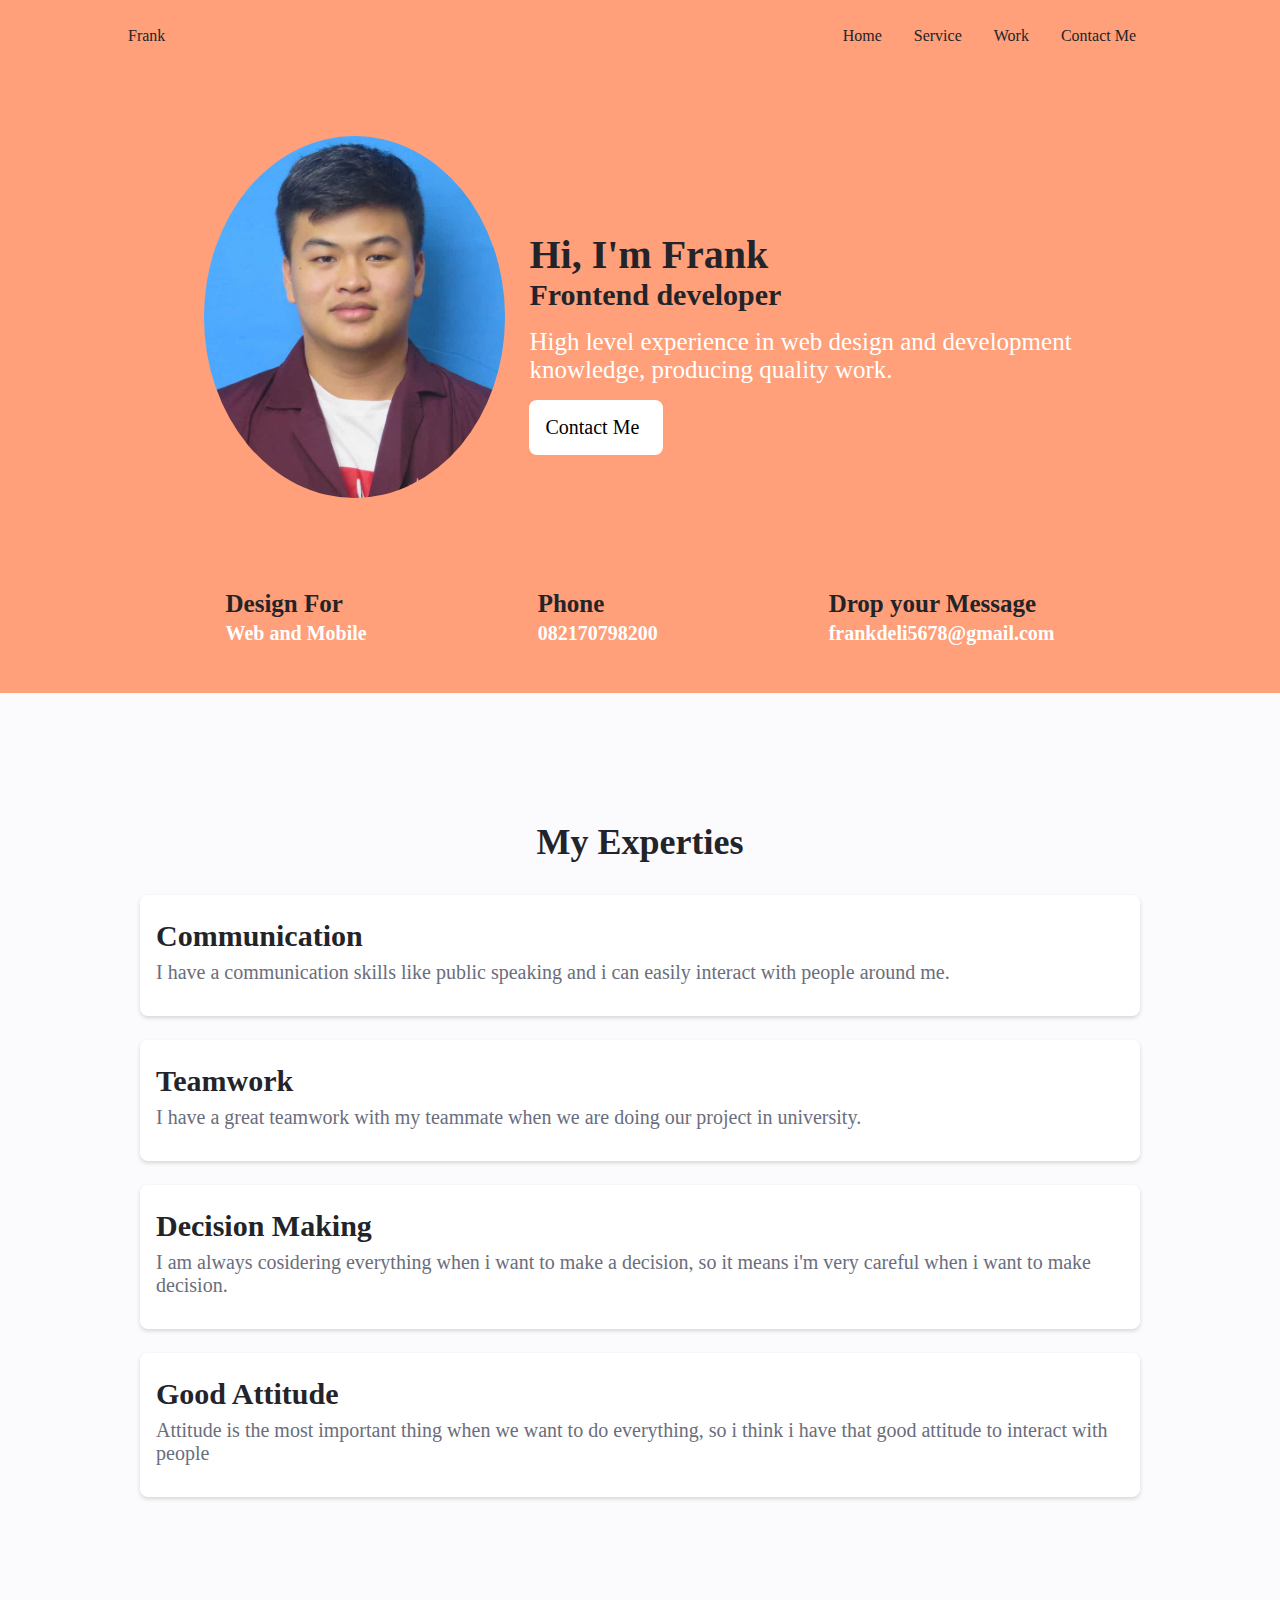
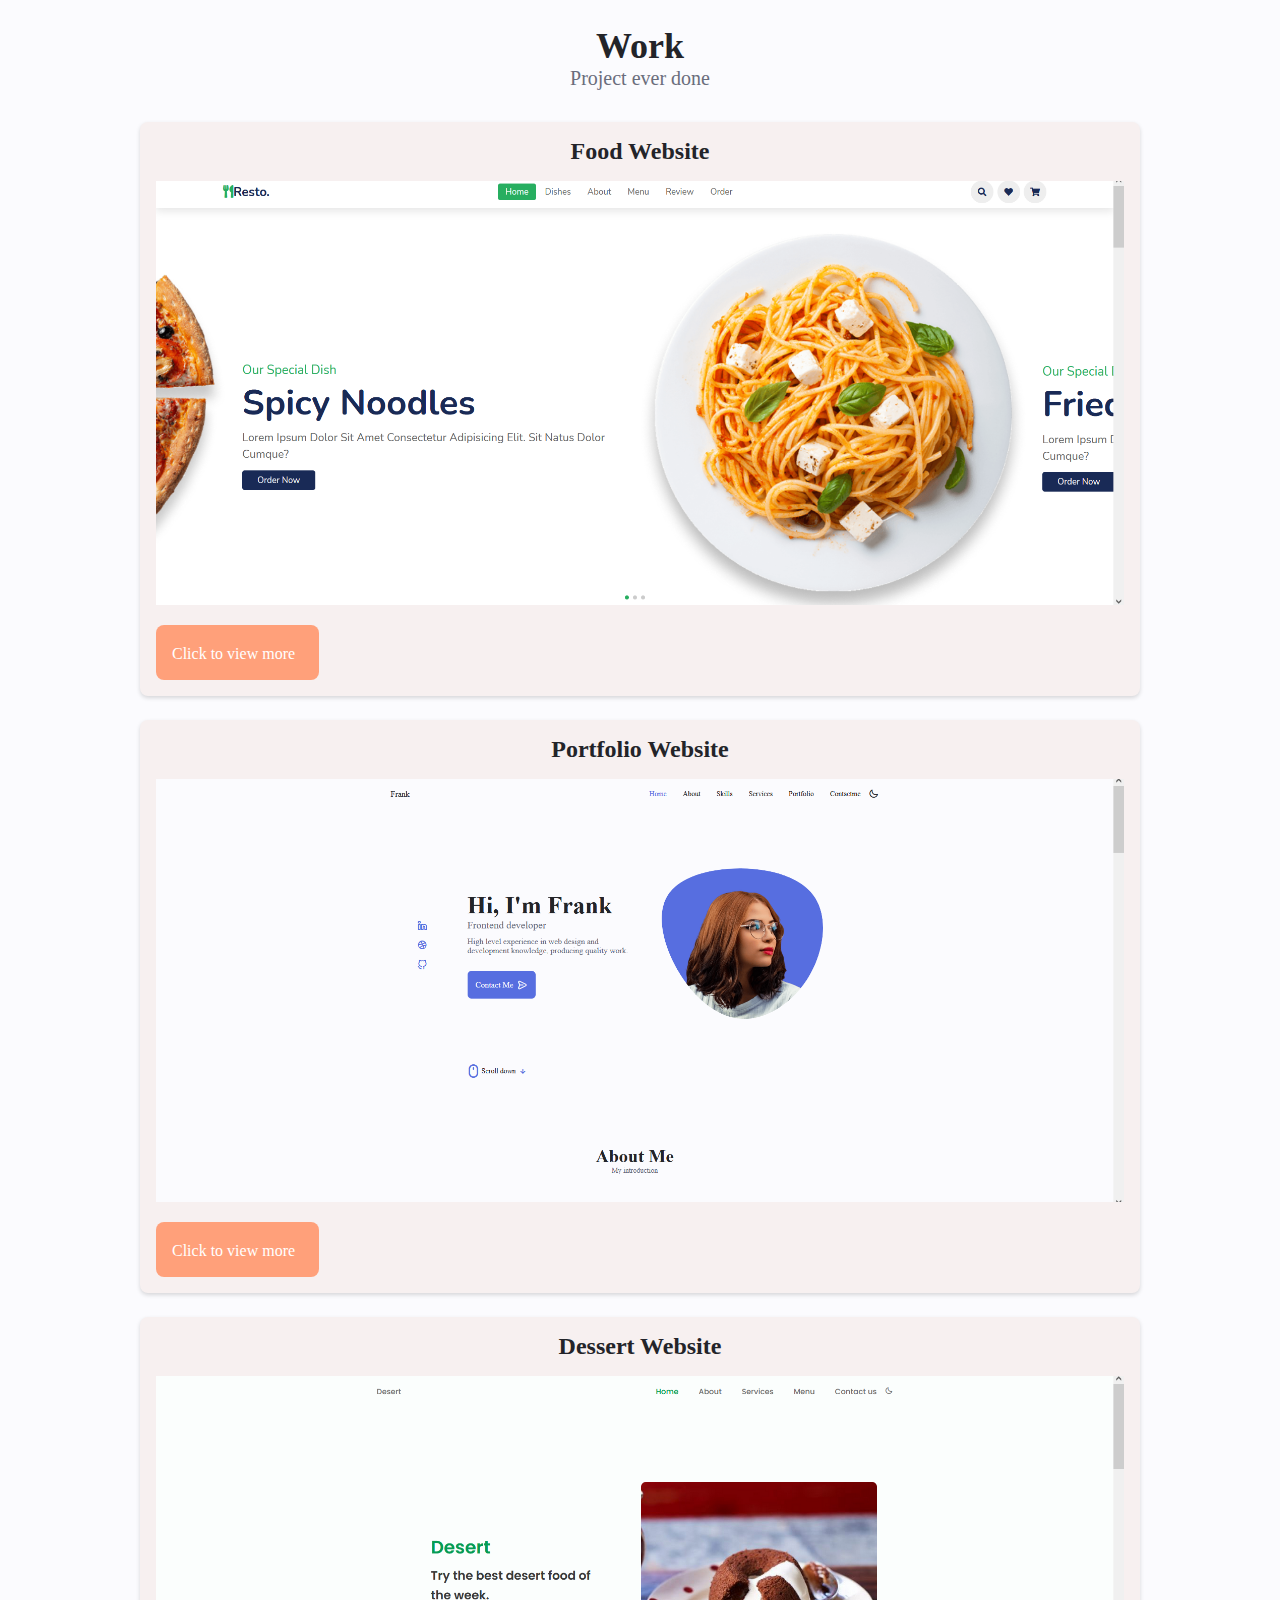
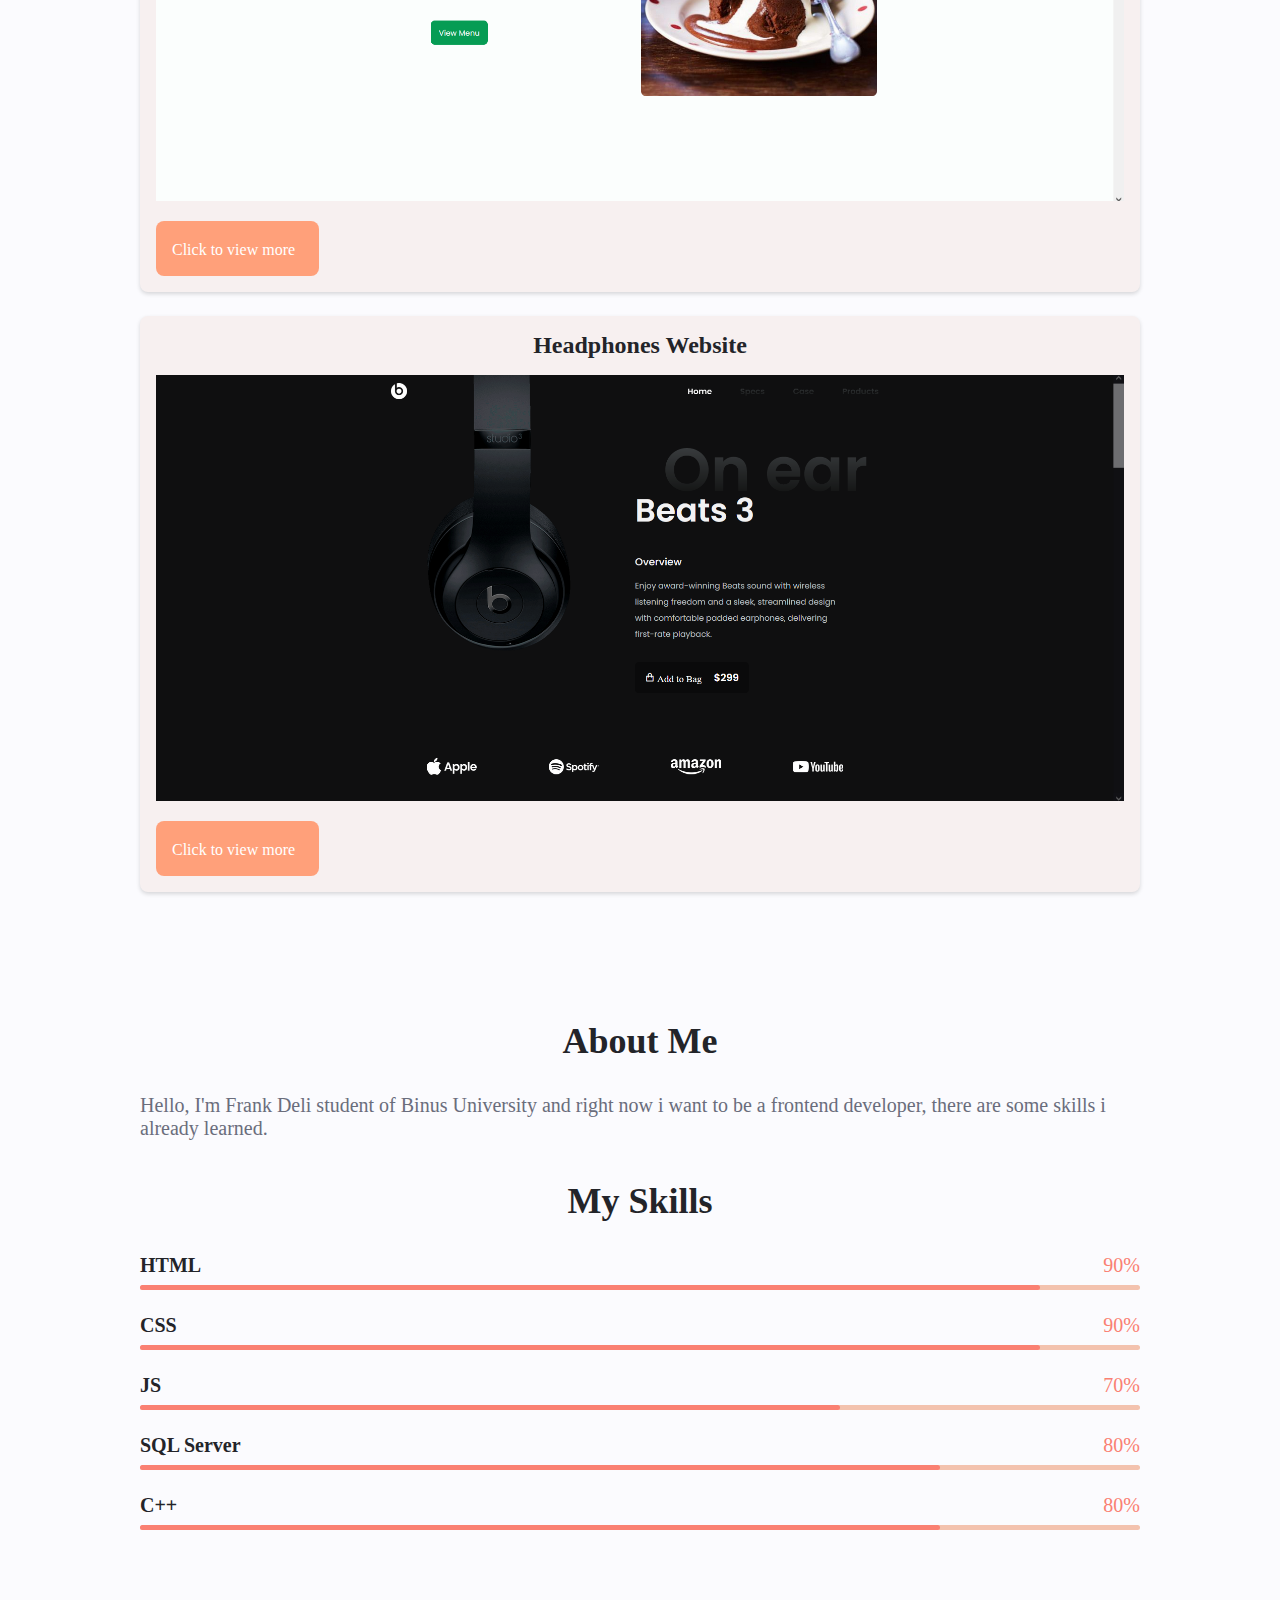
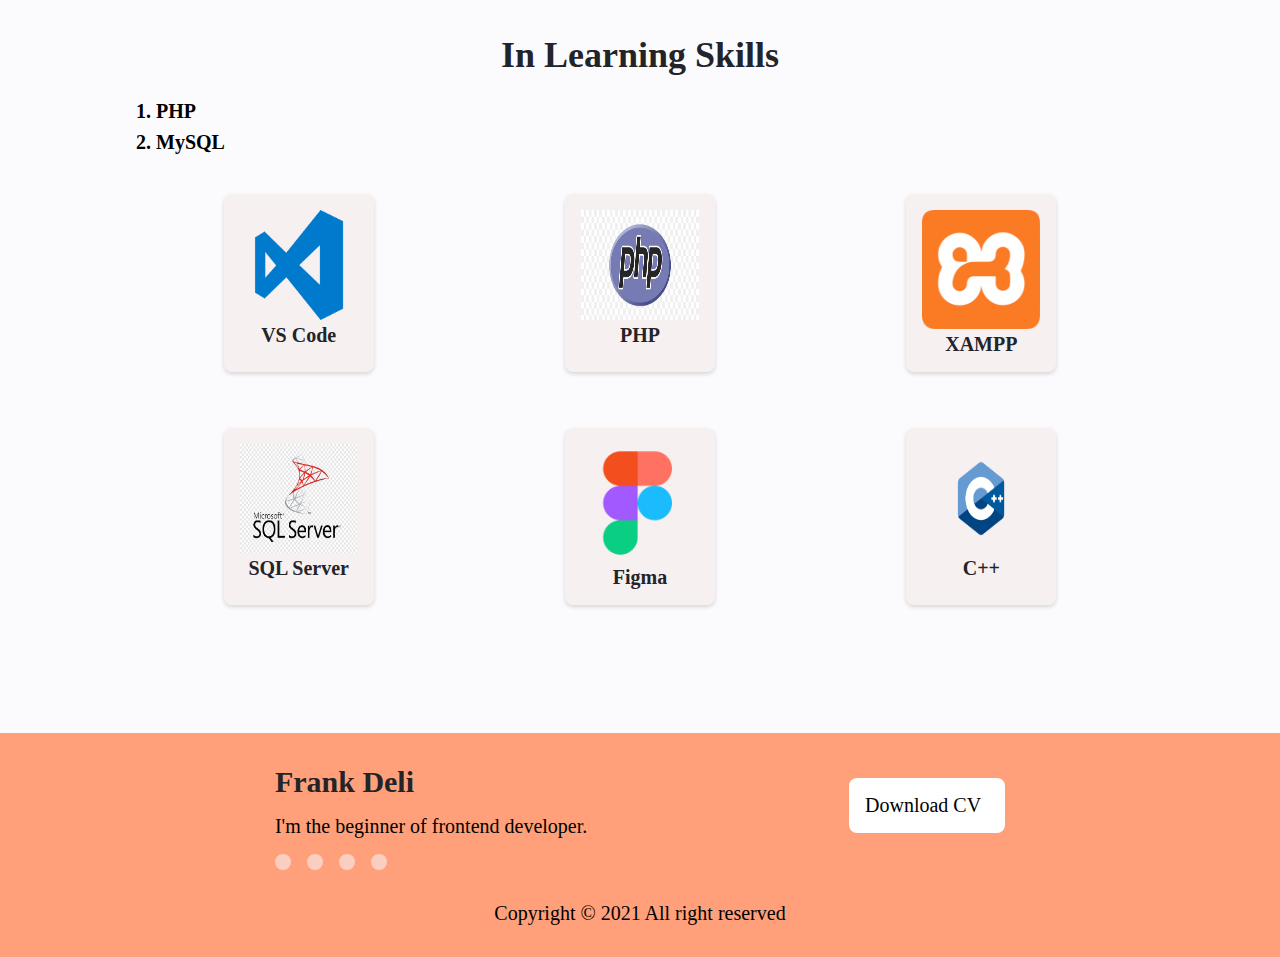
<file: index.html>
<!DOCTYPE html>
<html lang="en">
<head>
    <meta charset="UTF-8">
    <meta http-equiv="X-UA-Compatible" content="IE=edge">
    <meta name="viewport" content="width=device-width, initial-scale=1.0">
    <title>Portfolio</title>
    <link rel="stylesheet" href="style.css">
    <link rel="stylesheet" href="https://unicons.iconscout.com/release/v4.0.0/css/line.css">
</head>
<body>
    <!-- header -->
    <header class="header" id="header">
        <nav class="nav container">
            <a href="#" class="nav__logo">Frank</a>

            <div class="nav__menu" id="nav-menu">
                <ul class="nav__list grid">
                    <li class="nav__item">
                        <a href="index.html" class="nav__link">
                            <i class="uil uil-estate nav__icon"></i> Home
                        </a>
                    </li>
                    <li class="nav__item">
                        <a href="service.html" class="nav__link">
                            <i class="uil uil-briefcase-alt nav__icon"></i> Service
                        </a>
                    </li>
                    <li class="nav__item">
                        <a href="work.html" class="nav__link">
                            <i class="uil uil-file-alt nav__icon"></i> Work
                        </a>
                    </li>
                    <li class="nav__item">
                        <a href="contact.html" class="nav__link">
                            <i class="uil uil-message nav__icon"></i> Contact Me
                        </a>
                    </li>
                </ul>
                <i class="uil uil-times nav__close" id="nav-close"></i>
            </div>

            <div class="nav__btns">
                <div class="nav__toggle" id="nav-toggle">
                    <i class="uil uil-apps"></i>
                </div>
            </div>
        </nav>

    </header>

    <!-- main -->
    <main>
        <!-- Home -->
        <section class="home section">
            <div class="home__container container grid">
                <div class="home__content grid">
                    <div class="home__img">
                        <img src="img/foto.jfif" alt="" class="home-img">
                    </div>

                    <div class="home__data">
                        <h1 class="home__title">Hi, I'm Frank</h1>
                        <h3 class="home__subtitle">Frontend developer</h3>
                        <p class="home__description">High level experience in web design and development knowledge, producing quality work.
                        </p>
                        <a href="contact.html" class="button button--flex">
                            Contact Me<i class="uil uil-message button__icon"></i>
                        </a>
                    </div>
                </div>
                <div class="home__data2">
                    <div class="home__content-data2">
                        <h2 class="home__title">Design For <i class="uil uil-browser home-icon"></i> <i class="uil uil-mobile-android-alt"></i></h2>
                        <h4 class="home__subtitle">Web and Mobile</h4>
                    </div>

                    <div class="home__content-data2">
                        <h2 class="home__title">Phone <i class="uil uil-phone home-icon"></i></h2>
                        <h4 class="home__subtitle">082170798200</h4>
                    </div>

                    <div class="home__content-data2">
                        <h2 class="home__title">Drop your Message <i class="uil uil-envelope home-icon"></i></h2>
                        <h4 class="home__subtitle">frankdeli5678@gmail.com</h4>
                    </div>
                </div>
            </div>
        </section>

        <!-- experties -->
        <section class="experties section">
            <h2 class="section__title">My Experties</h2>
            <div class="expert__container container grid">
                <div class="expert__content">
                    <i class="uil uil-comment services-icon"></i>
                    <h3 class="services__title">Communication</h3>
                    <p>I have a communication skills like public speaking and i can easily interact with people around me.</p>
                </div>

                <div class="expert__content">
                    <i class="uil uil-feedback services-icon"></i>
                    <h3 class="services__title">Teamwork</h3>
                    <p>I have a great teamwork with my teammate when we are doing our project in university.</p>
                </div>

                <div class="expert__content">
                    <i class="uil uil-sliders-v-alt services-icon"></i>
                    <h3 class="services__title">Decision Making</h3>
                    <p>I am always cosidering everything when i want to make a decision, so it means i'm very careful when i want to make decision.</p>
                </div>

                <div class="expert__content">
                    <i class="uil uil-smile-beam services-icon"></i>
                    <h3 class="services__title">Good Attitude</h3>
                    <p>Attitude is the most important thing when we want to do everything, so i think i have that good attitude to interact with people</p>
                </div>
            </div>
        </section>

        <!-- work -->
        <section class="work section">
            <h2 class="section__title">Work</h2>
            <span class="section__subtitle">Project ever done</span>

            <div class="work__container grid container">
                <div class="work__content">
                        <h3 class="work__title">Food Website</h3>
                        <img src="img/food.png" alt="">
                        <a href="https://frankdeli.github.io/Food-Website/" target="_blank" class="button-work button--flex">
                            Click to view more<i class="uil uil-message button-work__icon"></i>
                        </a>
                </div>

                <div class="work__content">
                        <h3 class="work__title">Portfolio Website</h3>
                        <img src="img/portfolio.png" alt="">
                        <a href="https://frankdeli.github.io/Portfolio/" target="_blank" class="button-work button--flex">
                            Click to view more<i class="uil uil-message button-work__icon"></i>
                        </a>
                </div>

                <div class="work__content">
                        <h3 class="work__title">Dessert Website</h3>
                        <img src="img/dessert.png" alt="">
                        <a href="https://frankdeli.github.io/Dessert-Restaurant-Website/" target="_blank" class="button-work button--flex">
                            Click to view more<i class="uil uil-message button-work__icon"></i>
                        </a>
                </div>

                <div class="work__content">
                        <h3 class="work__title">Headphones Website</h3>
                        <img src="img/headphones.png" alt="">
                        <a href="https://frankdeli.github.io/Headphones-website/" target="_blank" class="button-work button--flex">
                            Click to view more<i class="uil uil-message button-work__icon"></i>
                        </a>
                </div>
            </div>
        </section>

        <!-- about -->
        <section class="about section">
            <div class="about__container container grid">
                <div class="about__content">
                    <h2 class="section__title">About Me</h2>
                    <p>Hello, I'm Frank Deli student of Binus University and right now i want to be a frontend developer, there are some skills i already learned.</p>
                </div>

                <div class="about__skill">
                    <h2 class="section__title">My Skills</h2>
                    <div class="skill__list grid">
                        <div class="skill__data">
                            <div class="skill__title">
                                <h3 class="skill__name">HTML</h3>
                                <span class="skill__number">90%</span>
                            </div>
                            <div class="skill__bar">
                                <span class="skill__percentage skill__html"></span>
                            </div>
                        </div>

                        <div class="skill__data">
                            <div class="skill__title">
                                <h3 class="skill__name">CSS</h3>
                                <span class="skill__number">90%</span>
                            </div>
                            <div class="skill__bar">
                                <span class="skill__percentage skill__css"></span>
                            </div>
                        </div>

                        <div class="skill__data">
                            <div class="skill__title">
                                <h3 class="skill__name">JS</h3>
                                <span class="skill__number">70%</span>
                            </div>
                            <div class="skill__bar">
                                <span class="skill__percentage skill__js"></span>
                            </div>
                        </div>

                        <div class="skill__data">
                            <div class="skill__title">
                                <h3 class="skill__name">SQL Server</h3>
                                <span class="skill__number">80%</span>
                            </div>
                            <div class="skill__bar">
                                <span class="skill__percentage skill__sql"></span>
                            </div>
                        </div>

                        <div class="skill__data">
                            <div class="skill__title">
                                <h3 class="skill__name">C++</h3>
                                <span class="skill__number">80%</span>
                            </div>
                            <div class="skill__bar">
                                <span class="skill__percentage skill__c"></span>
                            </div>
                        </div>
                    </div>
                </div>

                <div class="inlearning grid">
                    <h2 class="section__title">In Learning Skills</h2>
                    <ol>
                        <li>PHP</li>
                        <li>MySQL</li>
                    </ol>
                </div>
                <div class="tools grid">
                    <div class="tools__content">
                        <img src="img/vscode.png" alt="">
                        <h3 class="tools__title">VS Code</h3>
                    </div>

                    <div class="tools__content">
                        <img src="img/php.png" alt="">
                        <h3 class="tools__title">PHP</h3>
                    </div>

                    <div class="tools__content">
                        <img src="img/xampp.png" alt="">
                        <h3 class="tools__title">XAMPP</h3>
                    </div>

                    <div class="tools__content">
                        <img src="img/sqlserver.png" alt="">
                        <h3 class="tools__title">SQL Server</h3>
                    </div>

                    <div class="tools__content">
                        <img src="img/figma.png" alt="">
                        <h3 class="tools__title">Figma</h3>
                    </div>

                    <div class="tools__content">
                        <img src="img/c++.png" alt="">
                        <h3 class="tools__title">C++</h3>
                    </div>
                </div>
            </div>
        </section>
    </main>

    <!-- footer -->
    <footer class="footer">
        <div class="footer__bg">
            <div class="footer__container container grid">
                <div class="footer__content">
                    <h1 class="footer__title">Frank Deli</h1>
                    <p class="footer__subtitle">I'm the beginner of frontend developer.</p>

                    <div class="social__media">
                        <div class="social__content">
                            <a href="https://twitter.com/frank010102" target="_blank" class="social-icon">
                                <i class="uil uil-twitter"></i>
                            </a>
                        </div>

                        <div class="social__content">
                            <a href="https://www.facebook.com/frankdeli.frankdeli.7" target="_blank" class="social-icon">
                                <i class="uil uil-facebook-f"></i>
                            </a>
                        </div>

                        <div class="social__content">
                            <a href="https://www.instagram.com/frankdeli1/" target="_blank" class="social-icon">
                                <i class="uil uil-instagram"></i>
                            </a>
                        </div>

                        <div class="social__content">
                            <a href="https://www.linkedin.com/in/frank-deli-61024a169/" target="_blank" class="social-icon">
                                <i class="uil uil-linkedin-alt"></i>
                            </a>
                        </div>
                    </div>
                </div>
                <div class="footer__download-cv">
                    <a href="CV.pdf" class="button-footer button--flex">
                        Download CV<i class="uil uil-message button-footer__icon"></i>
                    </a>
                </div>
            </div>
            <p class="footer__copy">Copyright &#169; 2021 All right reserved</p>
        </div>
    </footer>

    <a href="#" class="scrollup" id="scroll-up">
        <i class="uil uil-arrow-up scrollup__icon"></i>
    </a>

    <script src="main.js"></script>
</body>
</html>
</file>
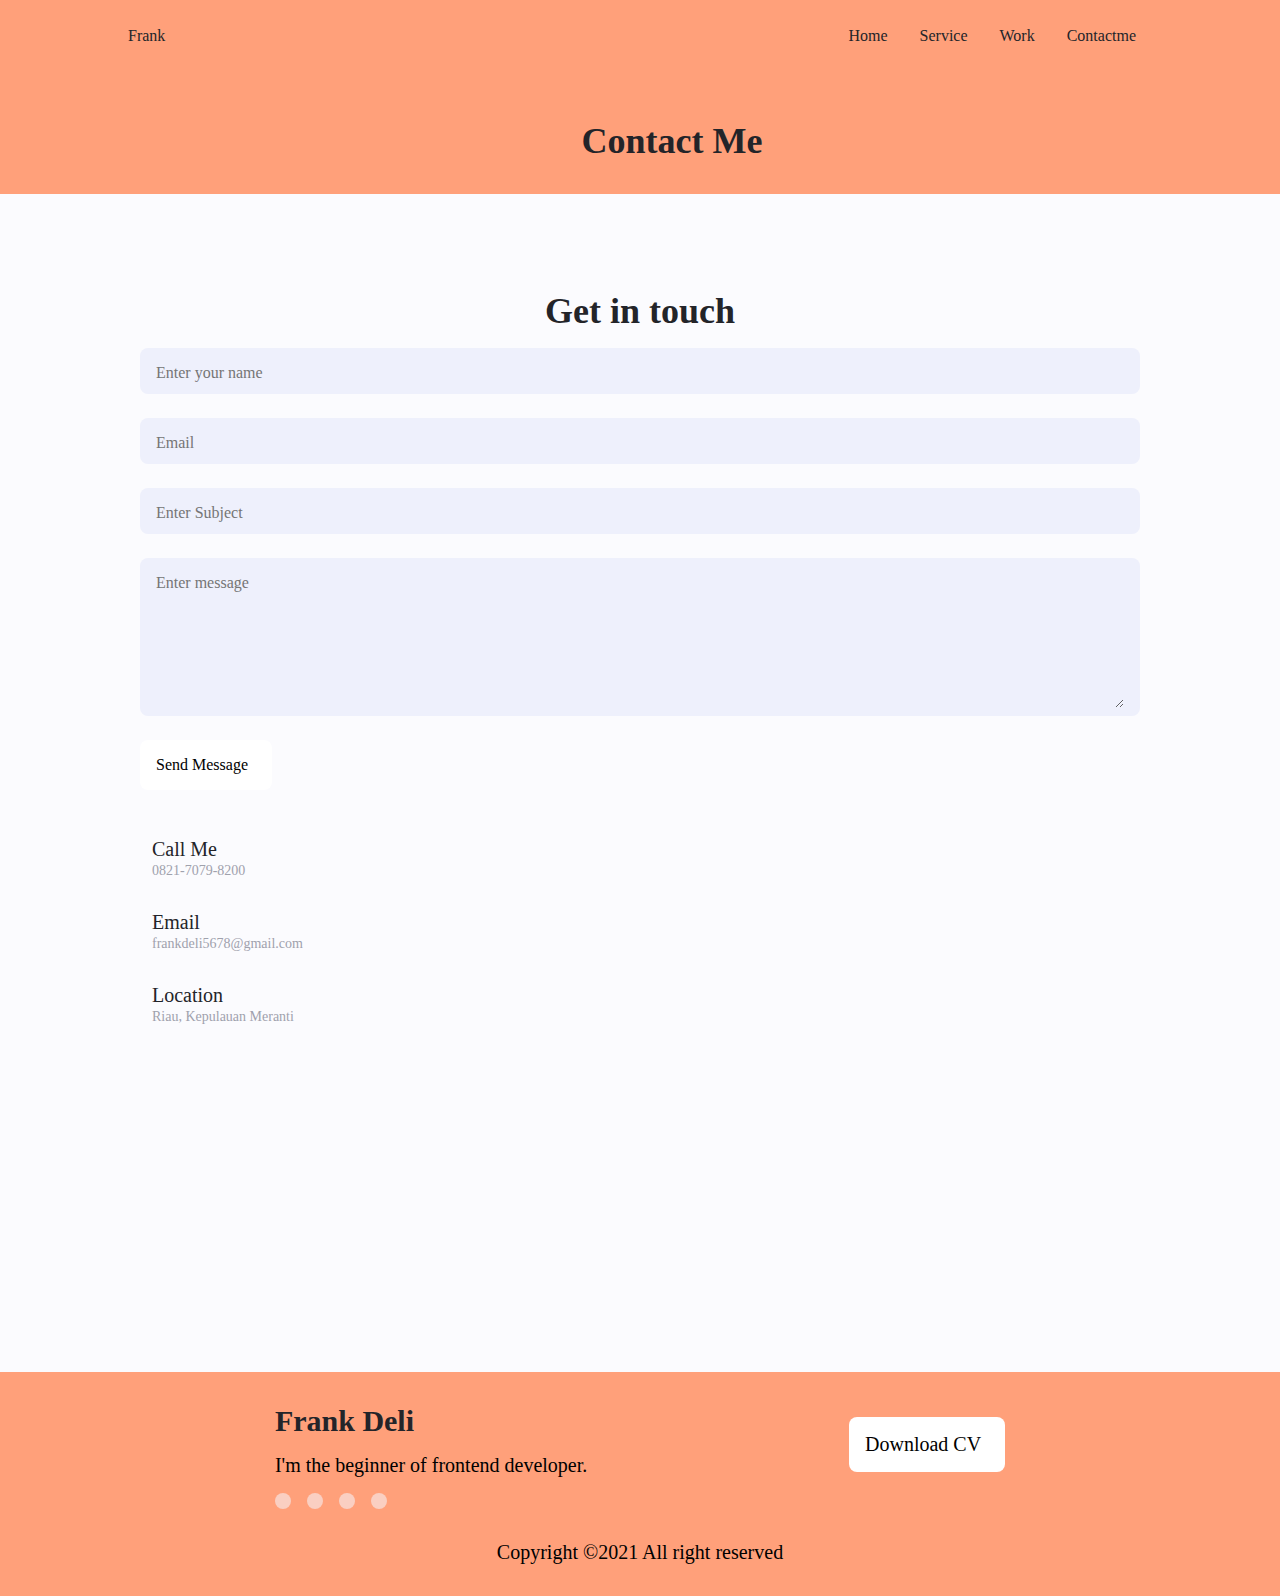
<file: contact.html>
<!DOCTYPE html>
<html lang="en">
<head>
    <meta charset="UTF-8">
    <meta http-equiv="X-UA-Compatible" content="IE=edge">
    <meta name="viewport" content="width=device-width, initial-scale=1.0">
    <title>Portfolio</title>
    <link rel="stylesheet" href="style.css">
    <link rel="stylesheet" href="https://unicons.iconscout.com/release/v4.0.0/css/line.css">
</head>
<body>
    <!-- header -->
    <header class="header" id="header">
        <nav class="nav container">
            <a href="#" class="nav__logo">Frank</a>

            <div class="nav__menu" id="nav-menu">
                <ul class="nav__list grid">
                    <li class="nav__item">
                        <a href="index.html" class="nav__link">
                            <i class="uil uil-estate nav__icon"></i> Home
                        </a>
                    </li>
                    <li class="nav__item">
                        <a href="service.html" class="nav__link">
                            <i class="uil uil-briefcase-alt nav__icon"></i> Service
                        </a>
                    </li>
                    <li class="nav__item">
                        <a href="work.html" class="nav__link">
                            <i class="uil uil-file-alt nav__icon"></i> Work
                        </a>
                    </li>
                    <li class="nav__item">
                        <a href="contact.html" class="nav__link">
                            <i class="uil uil-message nav__icon"></i> Contactme
                        </a>
                    </li>
                </ul>
                <i class="uil uil-times nav__close" id="nav-close"></i>
            </div>

            <div class="nav__btns">
                <div class="nav__toggle" id="nav-toggle">
                    <i class="uil uil-apps"></i>
                </div>
            </div>
        </nav>

    </header>

    <!-- main -->
    <main>
        <!-- Home -->
        <section class="home section">
            <div class="home__container container grid">
                <div class="home__content grid">
                    <h2 class="section__title">Contact Me</h2>
                </div>
            </div>
        </section>

        <!-- experties -->
        <section class="contact section">
            <h2 class="section__title">Get in touch</h2>
            <div class="contact__container container grid">
                <form action="" class="contact__form grid">
                    <div class="contact__inputs grid">
                        <div class="contact__content">
                            <input type="text" class="contact__input" placeholder="Enter your name">
                        </div>

                        <div class="contact__content">
                            <input type="email" class="contact__input" placeholder="Email">
                        </div>
                    </div>

                    <div class="contact__content">
                        <input type="text" class="contact__input" placeholder="Enter Subject">
                    </div>

                    <div class="contact__content">
                        <textarea name="" id="" cols="0" rows="7" class="contact__input" placeholder="Enter message"></textarea>
                    </div>

                    <div>
                        <a href="#" class="button button--flex">
                            Send Message
                            <i class="uil uil-message button__icon"></i>
                        </a>
                    </div>
                </form>

                <div class="information__aboutme">
                    <div class="contact__information__aboutme">
                        <div class="contact__information">
                            <i class="uil uil-phone contact-icon"></i>

                            <div>
                                <h3 class="contact__title">Call Me</h3>
                                <span class="contact__subtitle">0821-7079-8200</span>
                            </div>
                        </div>

                        <div class="contact__information">
                            <i class="uil uil-envelope contact-icon"></i>

                            <div>
                                <h3 class="contact__title">Email</h3>
                                <span class="contact__subtitle">frankdeli5678@gmail.com</span>
                            </div>
                        </div>

                        <div class="contact__information">
                            <i class="uil uil-map-marker contact-icon"></i>

                            <div>
                                <h3 class="contact__title">Location</h3>
                                <span class="contact__subtitle">Riau, Kepulauan Meranti</span>
                            </div>
                        </div>
                    </div>

                    <div class="location">
                        <iframe src="https://www.google.com/maps/embed?pb=!1m18!1m12!1m3!1d510609.9756107755!2d102.44144741273186!3d1.0561984226849563!2m3!1f0!2f0!3f0!3m2!1i1024!2i768!4f13.1!3m3!1m2!1s0x31d6d7312c478335%3A0xdbf4296a8b3214fd!2sKabupaten%20Kepulauan%20Meranti%2C%20Riau!5e0!3m2!1sid!2sid!4v1634104951488!5m2!1sid!2sid" width="600" height="450" style="border:0;" allowfullscreen="" loading="lazy"></iframe>
                    </div>
                    
                </div>
            </div>
                
        </section>
    </main>

    <!-- footer -->
    <footer class="footer">
        <div class="footer__bg">
            <div class="footer__container container grid">
                <div class="footer__content">
                    <h1 class="footer__title">Frank Deli</h1>
                    <p class="footer__subtitle">I'm the beginner of frontend developer.</p>

                    <div class="social__media">
                        <div class="social__content">
                            <a href="" class="social-icon">
                                <i class="uil uil-twitter"></i>
                            </a>
                        </div>

                        <div class="social__content">
                            <a href="" class="social-icon">
                                <i class="uil uil-facebook-f"></i>
                            </a>
                        </div>

                        <div class="social__content">
                            <a href="" class="social-icon">
                                <i class="uil uil-instagram"></i>
                            </a>
                        </div>

                        <div class="social__content">
                            <a href="" class="social-icon">
                                <i class="uil uil-linkedin-alt"></i>
                            </a>
                        </div>
                    </div>
                </div>
                <div class="footer__download-cv">
                    <a href="" class="button-footer button--flex">
                        Download CV<i class="uil uil-message button-footer__icon"></i>
                    </a>
                </div>
            </div>
            <p class="footer__copy">Copyright &#169;2021 All right reserved</p>
        </div>
    </footer>

    <a href="#" class="scrollup" id="scroll-up">
        <i class="uil uil-arrow-up scrollup__icon"></i>
    </a>

    <script src="main.js"></script>
</body>
</html>
</file>
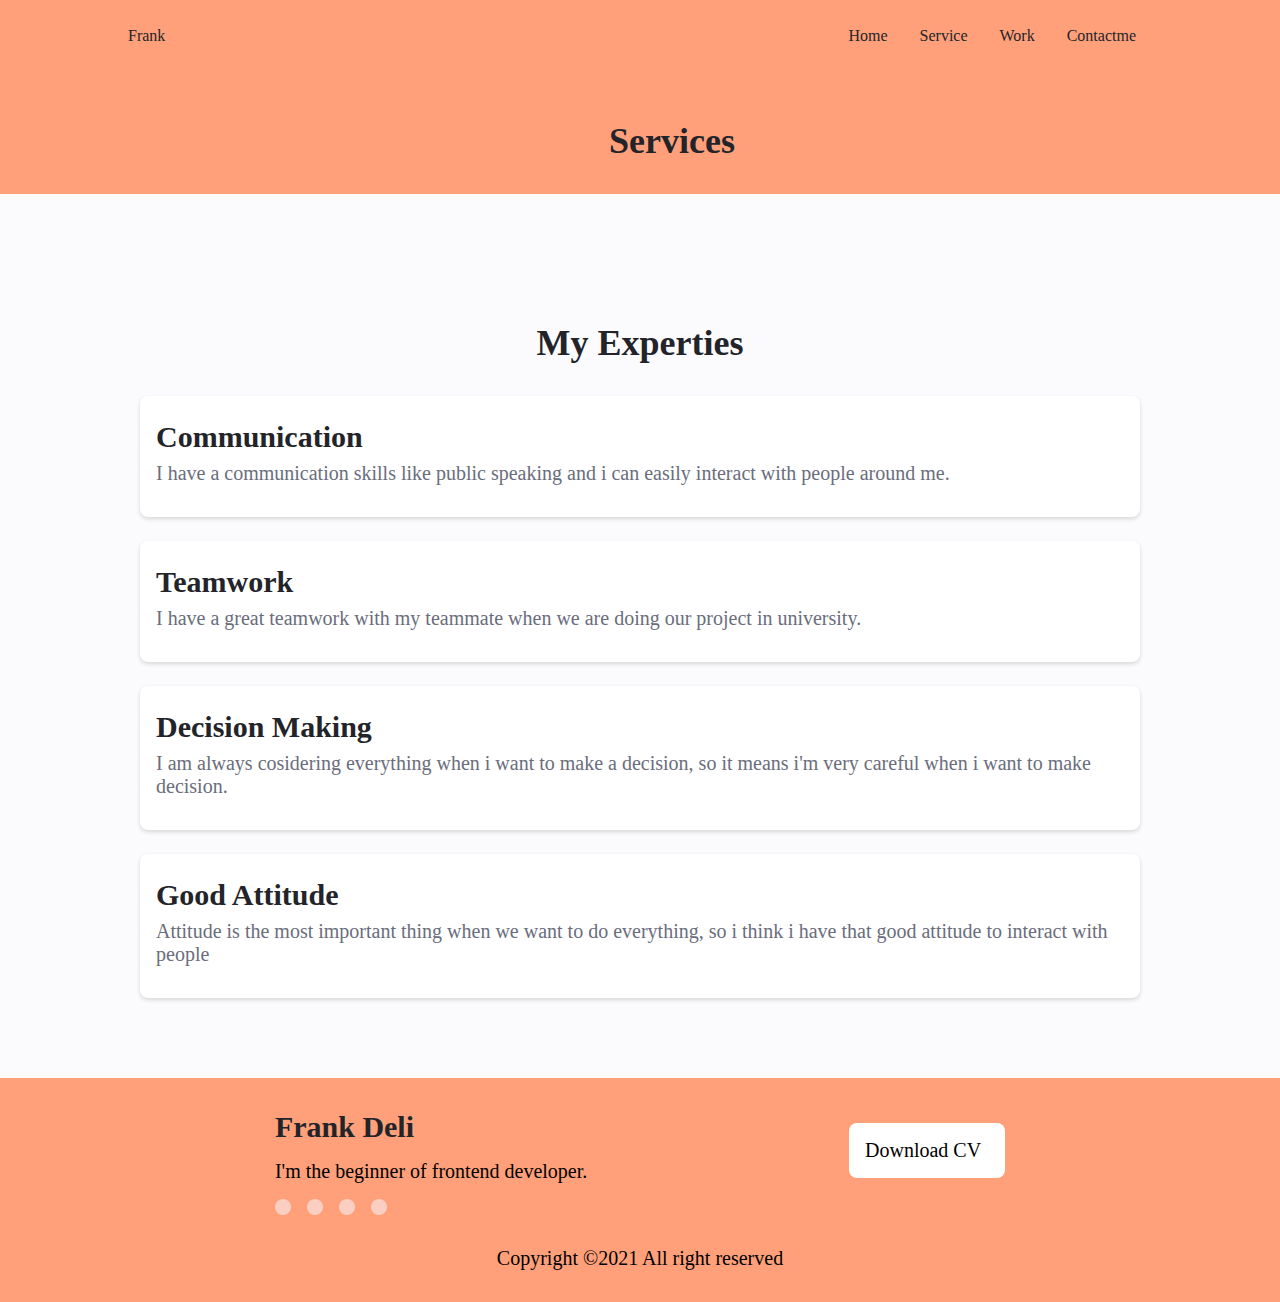
<file: service.html>
<!DOCTYPE html>
<html lang="en">
<head>
    <meta charset="UTF-8">
    <meta http-equiv="X-UA-Compatible" content="IE=edge">
    <meta name="viewport" content="width=device-width, initial-scale=1.0">
    <title>Portfolio</title>
    <link rel="stylesheet" href="style.css">
    <link rel="stylesheet" href="https://unicons.iconscout.com/release/v4.0.0/css/line.css">
</head>
<body>
    <!-- header -->
    <header class="header" id="header">
        <nav class="nav container">
            <a href="#" class="nav__logo">Frank</a>

            <div class="nav__menu" id="nav-menu">
                <ul class="nav__list grid">
                    <li class="nav__item">
                        <a href="index.html" class="nav__link">
                            <i class="uil uil-estate nav__icon"></i> Home
                        </a>
                    </li>
                    <li class="nav__item">
                        <a href="service.html" class="nav__link">
                            <i class="uil uil-briefcase-alt nav__icon"></i> Service
                        </a>
                    </li>
                    <li class="nav__item">
                        <a href="work.html" class="nav__link">
                            <i class="uil uil-file-alt nav__icon"></i> Work
                        </a>
                    </li>
                    <li class="nav__item">
                        <a href="contact.html" class="nav__link">
                            <i class="uil uil-message nav__icon"></i> Contactme
                        </a>
                    </li>
                </ul>
                <i class="uil uil-times nav__close" id="nav-close"></i>
            </div>

            <div class="nav__btns">
                <!-- theme change button
                <i class="uil uil-moon change-theme" id="theme-button"></i> -->

                <div class="nav__toggle" id="nav-toggle">
                    <i class="uil uil-apps"></i>
                </div>
            </div>
        </nav>

    </header>

    <!-- main -->
    <main>
        <!-- Home -->
        <section class="home section">
            <div class="home__container container grid">
                <div class="home__content grid">
                    <h2 class="section__title">Services</h2>
                </div>
            </div>
        </section>

        <!-- experties -->
        <section class="experties section">
            <h2 class="section__title">My Experties</h2>
            <div class="expert__container container grid">
                <div class="expert__content">
                    <i class="uil uil-comment services-icon"></i>
                    <h3 class="services__title">Communication</h3>
                    <p>I have a communication skills like public speaking and i can easily interact with people around me.</p>
                </div>

                <div class="expert__content">
                    <i class="uil uil-feedback services-icon"></i>
                    <h3 class="services__title">Teamwork</h3>
                    <p>I have a great teamwork with my teammate when we are doing our project in university.</p>
                </div>

                <div class="expert__content">
                    <i class="uil uil-sliders-v-alt services-icon"></i>
                    <h3 class="services__title">Decision Making</h3>
                    <p>I am always cosidering everything when i want to make a decision, so it means i'm very careful when i want to make decision.</p>
                </div>

                <div class="expert__content">
                    <i class="uil uil-smile-beam services-icon"></i>
                    <h3 class="services__title">Good Attitude</h3>
                    <p>Attitude is the most important thing when we want to do everything, so i think i have that good attitude to interact with people</p>
                </div>
            </div>
        </section>
    </main>

    <!-- footer -->
    <footer class="footer">
        <div class="footer__bg">
            <div class="footer__container container grid">
                <div class="footer__content">
                    <h1 class="footer__title">Frank Deli</h1>
                    <p class="footer__subtitle">I'm the beginner of frontend developer.</p>

                    <div class="social__media">
                        <div class="social__content">
                            <a href="" class="social-icon">
                                <i class="uil uil-twitter"></i>
                            </a>
                        </div>

                        <div class="social__content">
                            <a href="" class="social-icon">
                                <i class="uil uil-facebook-f"></i>
                            </a>
                        </div>

                        <div class="social__content">
                            <a href="" class="social-icon">
                                <i class="uil uil-instagram"></i>
                            </a>
                        </div>

                        <div class="social__content">
                            <a href="" class="social-icon">
                                <i class="uil uil-linkedin-alt"></i>
                            </a>
                        </div>
                    </div>
                </div>
                <div class="footer__download-cv">
                    <a href="" class="button-footer button--flex">
                        Download CV<i class="uil uil-message button-footer__icon"></i>
                    </a>
                </div>
            </div>
            <p class="footer__copy">Copyright &#169;2021 All right reserved</p>
        </div>
    </footer>

    <a href="#" class="scrollup" id="scroll-up">
        <i class="uil uil-arrow-up scrollup__icon"></i>
    </a>

    <script src="main.js"></script>
</body>
</html>
</file>
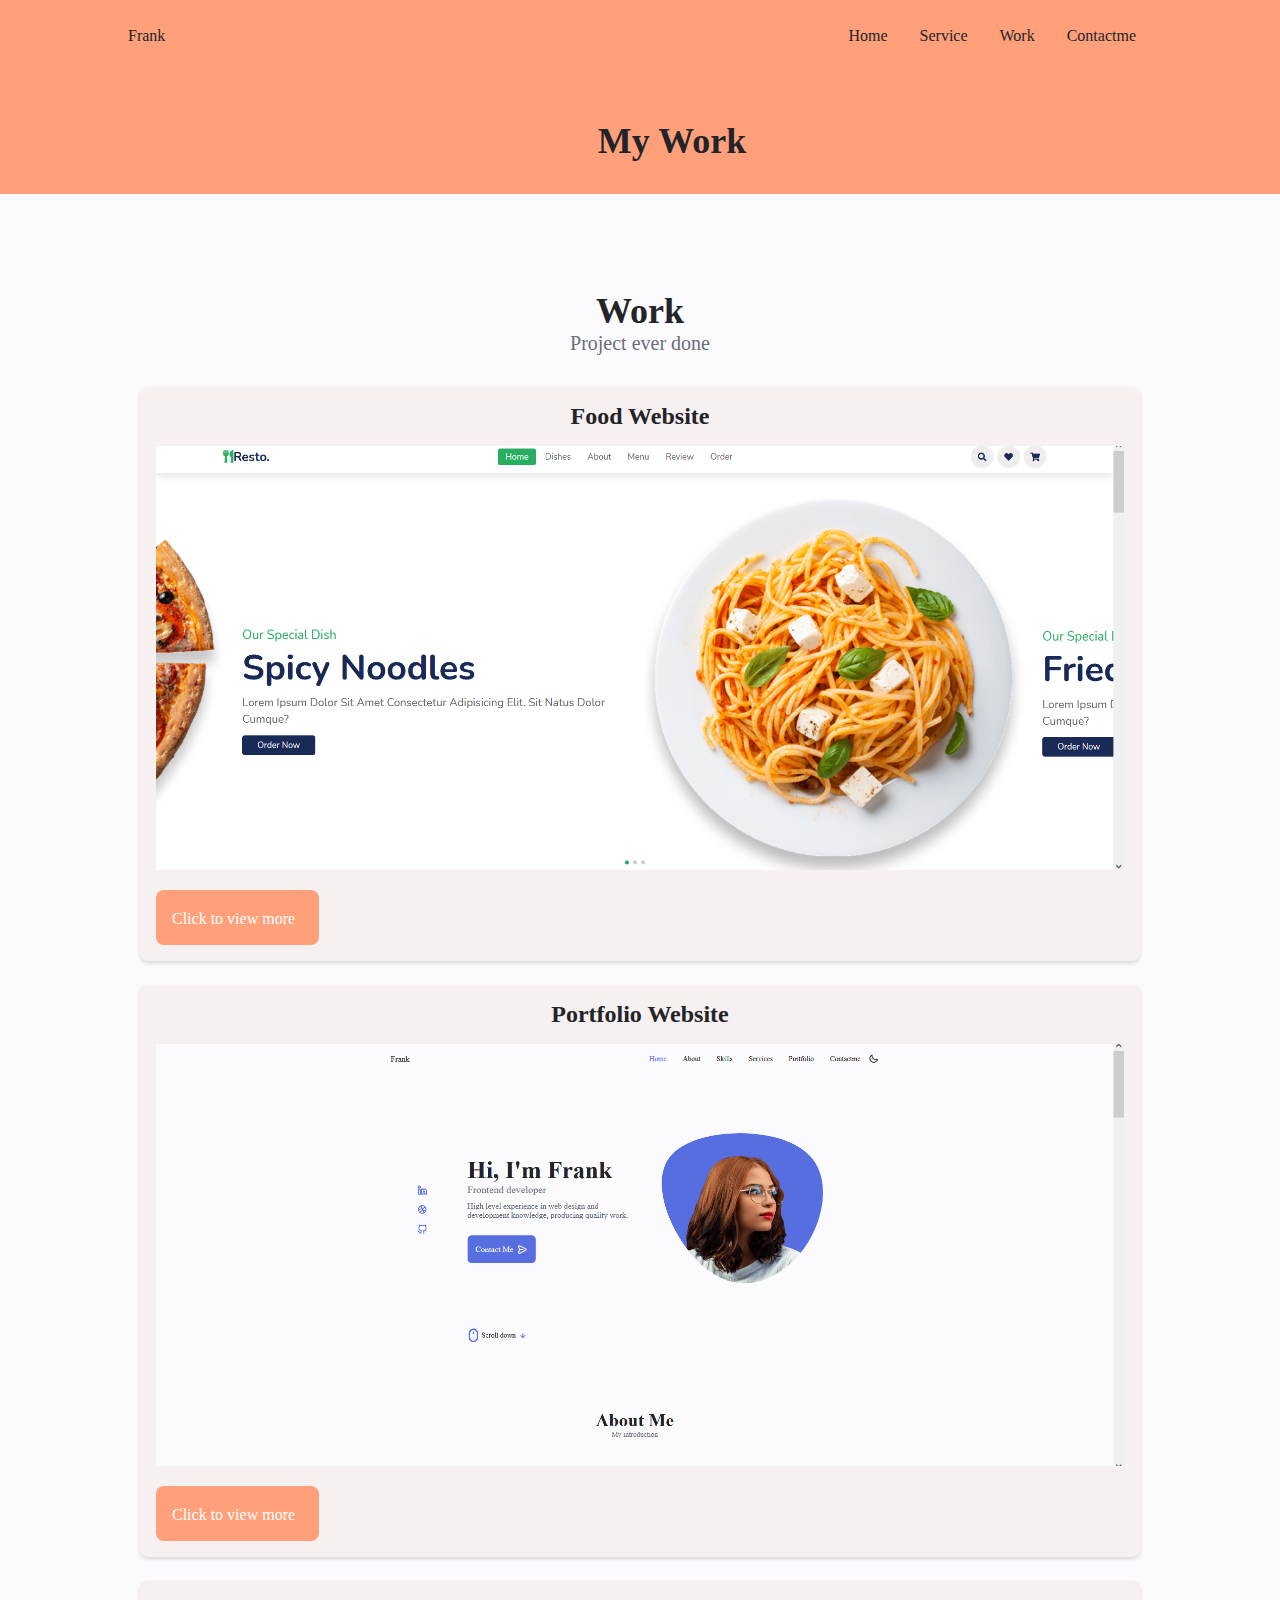
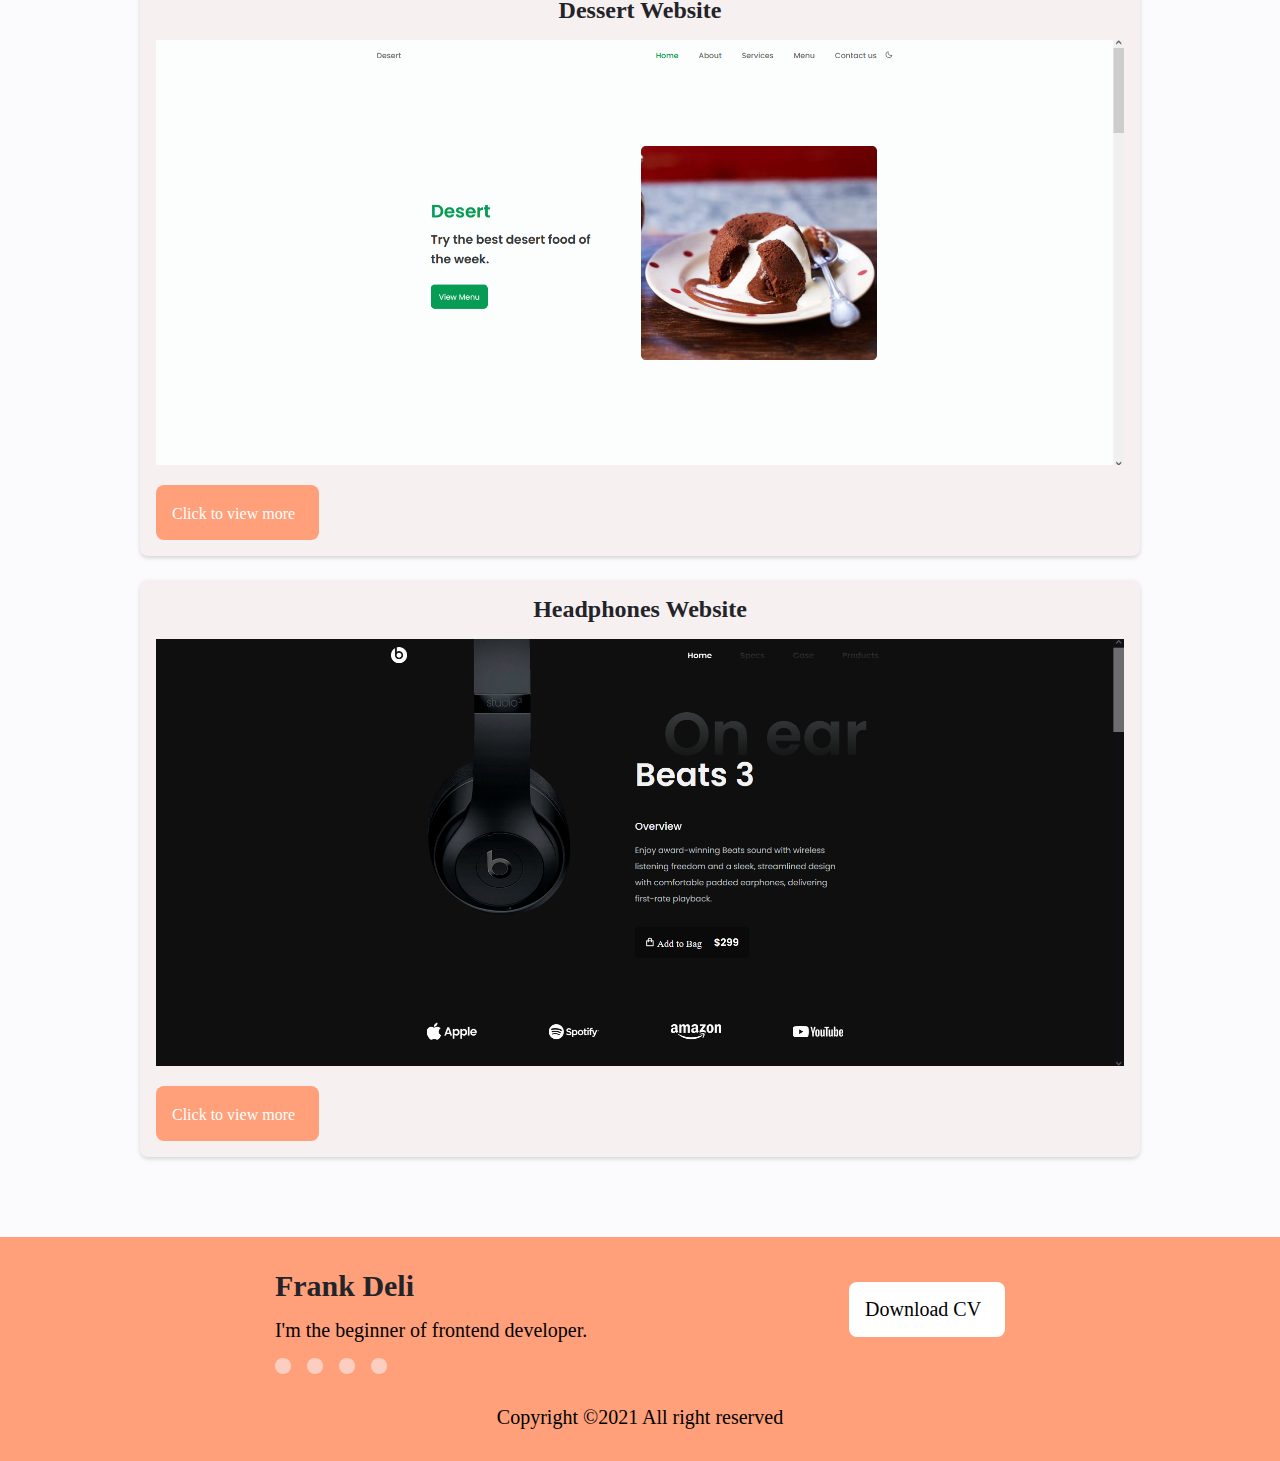
<file: work.html>
<!DOCTYPE html>
<html lang="en">
<head>
    <meta charset="UTF-8">
    <meta http-equiv="X-UA-Compatible" content="IE=edge">
    <meta name="viewport" content="width=device-width, initial-scale=1.0">
    <title>Portfolio</title>
    <link rel="stylesheet" href="style.css">
    <link rel="stylesheet" href="https://unicons.iconscout.com/release/v4.0.0/css/line.css">
</head>
<body>
    <!-- header -->
    <header class="header" id="header">
        <nav class="nav container">
            <a href="#" class="nav__logo">Frank</a>

            <div class="nav__menu" id="nav-menu">
                <ul class="nav__list grid">
                    <li class="nav__item">
                        <a href="index.html" class="nav__link">
                            <i class="uil uil-estate nav__icon"></i> Home
                        </a>
                    </li>
                    <li class="nav__item">
                        <a href="service.html" class="nav__link">
                            <i class="uil uil-briefcase-alt nav__icon"></i> Service
                        </a>
                    </li>
                    <li class="nav__item">
                        <a href="work.html" class="nav__link">
                            <i class="uil uil-file-alt nav__icon"></i> Work
                        </a>
                    </li>
                    <li class="nav__item">
                        <a href="contact.html" class="nav__link">
                            <i class="uil uil-message nav__icon"></i> Contactme
                        </a>
                    </li>
                </ul>
                <i class="uil uil-times nav__close" id="nav-close"></i>
            </div>

            <div class="nav__btns">
                <!-- theme change button
                <i class="uil uil-moon change-theme" id="theme-button"></i> -->

                <div class="nav__toggle" id="nav-toggle">
                    <i class="uil uil-apps"></i>
                </div>
            </div>
        </nav>

    </header>

    <!-- main -->
    <main>
        <!-- Home -->
        <section class="home section">
            <div class="home__container container grid">
                <div class="home__content grid">
                    <h2 class="section__title">My Work</h2>
                </div>
            </div>
        </section>

        <!-- work -->
        <section class="work section">
            <h2 class="section__title">Work</h2>
            <span class="section__subtitle">Project ever done</span>
            <div class="work__container container grid">
                <div class="work__content">
                    <h3 class="work__title">Food Website</h3>
                    <img src="img/food.png" alt="">
                    <a href="" class="button-work button--flex">
                        Click to view more<i class="uil uil-message button-work__icon"></i>
                    </a>
                </div>

                <div class="work__content">
                    <h3 class="work__title">Portfolio Website</h3>
                    <img src="img/portfolio.png" alt="">
                    <a href="" class="button-work button--flex">
                        Click to view more<i class="uil uil-message button-work__icon"></i>
                    </a>
                </div>

                <div class="work__content">
                    <h3 class="work__title">Dessert Website</h3>
                    <img src="img/dessert.png" alt="">
                    <a href="" class="button-work button--flex">
                        Click to view more<i class="uil uil-message button-work__icon"></i>
                    </a>
                </div>

                <div class="work__content">
                    <h3 class="work__title">Headphones Website</h3>
                    <img src="img/headphones.png" alt="">
                    <a href="" class="button-work button--flex">
                        Click to view more<i class="uil uil-message button-work__icon"></i>
                    </a>
                </div>
            </div>
        </section>
    </main>

    <!-- footer -->
    <footer class="footer">
        <div class="footer__bg">
            <div class="footer__container container grid">
                <div class="footer__content">
                    <h1 class="footer__title">Frank Deli</h1>
                    <p class="footer__subtitle">I'm the beginner of frontend developer.</p>

                    <div class="social__media">
                        <div class="social__content">
                            <a href="" class="social-icon">
                                <i class="uil uil-twitter"></i>
                            </a>
                        </div>

                        <div class="social__content">
                            <a href="" class="social-icon">
                                <i class="uil uil-facebook-f"></i>
                            </a>
                        </div>

                        <div class="social__content">
                            <a href="" class="social-icon">
                                <i class="uil uil-instagram"></i>
                            </a>
                        </div>

                        <div class="social__content">
                            <a href="" class="social-icon">
                                <i class="uil uil-linkedin-alt"></i>
                            </a>
                        </div>
                    </div>
                </div>
                <div class="footer__download-cv">
                    <a href="" class="button-footer button--flex">
                        Download CV<i class="uil uil-message button-footer__icon"></i>
                    </a>
                </div>
            </div>
            <p class="footer__copy">Copyright &#169;2021 All right reserved</p>
        </div>
    </footer>

    <a href="#" class="scrollup" id="scroll-up">
        <i class="uil uil-arrow-up scrollup__icon"></i>
    </a>

    <script src="main.js"></script>
</body>
</html>
</file>
<file: style.css>
@import url('https://fonts.googleapis.com/css2?family=Poppins:wght@400;500;600&display=swap');
:root{
    --header-height: 3rem;

    /* color */
    --hue-color: 230;

    /* HSL color mode */
    --first-color: hsl(var(--hue-color), 69%, 61%);
    --first-color-second: hsl(var(--hue-color), 69%, 61%);
    --first-color-alt: hsl(var(--hue-color), 57%, 53%);
    --first-color-lighter: hsl(var(--hue-color), 92%, 85%);
    --title-color: hsl(var(--hue-color), 8%, 15%);
    --text-color: hsl(var(--hue-color), 8%, 45%);
    --text-color-light: hsl(var(--hue-color), 8%, 65%);
    --input-color: hsl(var(--hue-color), 70%, 96%);
    --body-color: hsl(var(--hue-color), 60%, 99%);
    --container-color : #FFF;
    --scroll-bar-color: hsl(var(--hue-color), 12%, 90%);
    --scroll-thumb-color: hsl(var(--hue-color), 12%, 80%);
    
    /* font and typograhpy */
    --body-font: font-family: 'Poppins', sans-serif;

    /* .5rem = 8px, 1rem = 16px */
    --big-font-size: 2rem;
    --h1-font-size: 1.5rem;
    --h2-font-size: 1.25rem;
    --h3-font-size: 1.125rem;
    --normal-font-size: .938rem;
    --small-font-size: .813rem;
    --smaller-font-size: .75rem;

    /* font weight */
    --font-medium: 500;
    --font-semibold: 600;

    /* margin bottom, .5rem = 8px, 1rem = 16px */
    --mb-0-25: .25rem;
    --mb-0-5: .5rem;
    --mb-0-75: .75rem;
    --mb-1: 1rem;
    --mb-1-5: 1.5rem;
    --mb-2: 2rem;
    --mb-2-5: 2.5rem;
    --mb-3: 3rem;

    /* z index */
    --z-tooltip: 10;
    --z-fixed: 100;
    --z-modal: 1000;

}

@media screen and (min-width: 968px){
    :root{
        --big-font-size: 3rem;
        --h1-font-size: 2.25rem;
        --h2-font-size: 1.5rem;
        --h3-font-size: 1.25rem;
        --normal-font-size: 1rem;
        --small-font-size: .875rem;
        --smaller-font-size: .813rem;
    }
}

*{
    box-sizing: border-box;
    padding: 0;
    margin: 0;
}

html{
    scroll-behavior: smooth;
}

body{
    margin: 0 0 var(--header-height) 0;
    font-family: var(--body-font);
    font-size: var(--normal-font-size);
    background-color: var(--body-color);
    color: var(--text-color);
}

h1,h2,h3,h4{
    color: var(--title-color);
    font-weight: var(--font-semibold);
}

ul{
    list-style: none;
}

a{
    text-decoration: none;
}

img{
    max-width: 100%;
    height: auto;
}

.section{
    padding: 2rem 0 2.5rem;
}

.section__title{
    font-size: var(--h1-font-size);
}

.section__subtitle{
    display: block;
    font-size: var(--small-font-size);
    margin-bottom: var(--mb-3);
}

.section__title,
.section__subtitle{
    text-align: center;
}

.container{
    max-width: 1000px;
    margin-left: var(--mb-1-5);
    margin-right: var(--mb-1-5);
}

.grid{
    display: grid;
    gap: 1.5rem;
}

.header{
    width: 100%;
    position: fixed;
    bottom: 0;
    left: 0;
    z-index: var(--z-fixed);
    background-color: lightsalmon;
}

.nav{
    max-width: 1024px;
    height: var(--header-height);
    display: flex;
    justify-content: space-between;
    align-items: center;
}

.nav a{
    font-size: 16px;
    font-weight: 500;
}

.nav__logo,
.nav__toggle{
    color: var(--title-color);
    font-weight: var(--font-medium);
}

.nav__logo:hover{
    color: var(--first-color);
}

.nav__toggle{
    font-size: 1.1rem;
    cursor: pointer;
}

.nav__toggle:hover{
    color: var(--first-color);
}

@media screen and (max-width: 767px){
    .nav__menu{
        position: fixed;
        bottom: -100%;
        left: 0;
        width: 100%;
        background-color: var(--body-color);
        padding: 2rem 1.5rem 4rem;
        box-shadow: 0 -1px 4px rgba(0,0,0,.15);
        border-radius: 1.5rem 1.5rem 0 0;
        transition: .3s;
    }
}

.nav__list{
    grid-template-columns: repeat(4,1fr);
    gap: 2rem;
}

.nav__link{
    display: flex;
    flex-direction: column;
    align-items: center;
    font-size: .875rem;
    color: var(--title-color);
    font-weight: var(--font-medium);
}

.nav__link:hover{
    color: var(--first-color);
}

.nav__icon{
    font-size: 1.2rem;
}

.nav__close{
    position: absolute;
    right: 1.3rem;
    bottom: .5rem;
    font-size: 1.5rem;
    cursor: pointer;
    color: var(--first-color);
}

.nav__close:hover{
    color: var(--first-color-alt);
}

.show-menu{
    bottom: 0;

}

.scroll-header{
    box-shadow: 0 -1px 4px rgba(0,0,0,.15);
}

/* home */
.home{
    background-color: lightsalmon;
}

.home__content{
    padding-top: 1.5rem;
    align-items: center;
}

.home__img{
    width: 250px;
    height: auto;
    justify-self: center;
    margin-bottom: 1rem;
}

.home-img{
    border-radius: 50%;
}

.home__data h1,h3{
    font-size: 24px;
}

.home__data h3,p{
    padding-bottom: 1rem;
}

.home__data p{
    color: white;
    font-size: 18px;
}

.home__data a{
    font-size: 18px;
}

.home__content-data2 h2{
    padding-bottom: .3rem;
}

.home__content-data2 h4{
    padding-bottom: 1rem;
    color: white;
    font-size: 18px;
}

.home-icon{
    margin-left: 10px;
}

/* buttons */
.button{
    display: inline-block;
    background-color: white;
    color: black;
    padding: 1rem;
    border-radius: .5rem;
    font-weight: var(--font-medium);
    transition: .3s;
}

.button:hover{
    background-color: salmon;
    color: white;
}

.button__icon{
    font-size: 1.25rem;
    margin-left: var(--mb-0-5);
    transition: .3s;
}

.button--flex{
    display: inline-flex;
    align-items: center ;
}

/* services */
.experties h2{
    margin: 2rem;
}

.expert__content{
    position: relative;
    background-color: var(--container-color);
    padding: 1rem;
    border-radius: .5rem;
    box-shadow: 0 2px 4px rgba(0,0,0,.15);
    transition: .3s;
}

.expert__content h3{
    margin-top: 0.5rem;
    font-size: 24px;
    margin-bottom: 0.5rem;
}

.expert__content p{
    font-size: 18px;
}

.services-icon{
    font-size: 2rem;
}

/* work */
.work span{
    margin-bottom: 2rem;
    font-size: 18px;
}

.work__title{
    text-align: center;
    margin-bottom: 1rem;
}

.button-work{
    display: inline-block;
    background-color: lightsalmon;
    color: white;
    padding: 1rem;
    border-radius: .5rem;
    font-weight: var(--font-medium);
}

.button-work:hover{
    background-color: salmon;
}

.button-work__icon{
    font-size: 1.25rem;
    margin-left: var(--mb-0-5);
    transition: .3s;
}

.work__content img{
    margin-bottom: 1rem;
}

.work__content{
    position: relative;
    background-color: rgb(247, 240, 240);
    padding: 1rem;
    border-radius: .5rem;
    box-shadow: 0 2px 4px rgba(0,0,0,.15);
    transition: .3s;
}

.work__content a{
    font-size: 18x;
}

/* skill */
.about__content h2{
    margin-bottom: 2rem;
}

.about__content p{
    font-size: 18px;
}

.about__skill{
    margin-bottom: 5rem;
}

.about__skill h2{
    margin-bottom: 2rem;
}

.skill__list{
    row-gap: 1.5rem;
}

.skill__title{
    display: flex;
    justify-content: space-between;
    margin-bottom: var(--mb-0-5);
}

.skill__name{
    font-size: var(--normal-font-size);
    font-weight: 600;
}

.skill__bar,
.skill__percentage{
    height: 5px;
    border-radius: .25rem;
}

.skill__number{
    color: salmon;
}

.skill__bar{
    background-color: rgb(243, 194, 174);
}

.skill__percentage{
    display: block;
    background-color: salmon;
}

.skill__html{
    width: 90%;
}

.skill__css{
    width: 90%;
}

.skill__js{
    width: 70%;
}

.skill__sql{
    width: 80%;
}

.skill__c{
    width: 80%;
}

.inlearning ol li{
    font-size: var(--normal-font-size);
    color: black;
    font-weight: 600;
    margin-left: 1rem;
}

.inlearning ol li:nth-child(1){
    margin-bottom: .5rem;
}

.tools{
    display: grid;
    grid-template-columns: repeat(2, 1fr);
    padding: 1rem 0;
}

.tools__content{
    position: relative;
    width: 130px;
    background-color: rgb(247, 240, 240);
    padding: 1rem;
    border-radius: .5rem;
    box-shadow: 0 2px 4px rgba(0,0,0,.15);
    transition: .3s;
    justify-self: center;
    margin-bottom: 2rem;
}

.tools__content h3{
    text-align: center;
    font-size: 18px;
}

.tools__content img{
    max-width: 100%;
    min-height: 75%;
}

/* footer */
.footer{
    margin-top: 3rem;
}

.footer__bg{
    background-color: lightsalmon;
}

.footer__content h1{
    padding-top: 2rem;
    padding-bottom: 1rem;
}

.footer__content p{
    color: black;
    font-size: 18px;
}

.social__media{
    display: flex;
    column-gap: 1rem;
}

.social__content{
    position: relative;
    background-color: rgb(250, 207, 194);
    padding: .5rem;
    border-radius: .5rem;
}

.social-icon{
    color: black;
    font-size: 18px;
}

.social-icon:hover{
    color: navy;
}

.button-footer{
    display: inline-block;
    background-color: white;
    color: black;
    padding: 1rem;
    border-radius: .5rem;
    font-weight: var(--font-medium);
    transition: .3s;
}

.button-footer:hover{
    background-color: salmon;
    color: white;
}

.button-footer__icon{
    font-size: 1.25rem;
    margin-left: var(--mb-0-5);
    transition: .3s;
}

.footer__download-cv{
    justify-self: center;
    margin-bottom: 1.5rem;
}

.footer__copy{
    font-size: 15px;
    color: black;
    text-align: center;
    padding-bottom: 2rem;
}

.scrollup{
    position: fixed;
    right: 1rem;
    bottom: -20%;
    background-color: rgb(204, 191, 191);
    opacity: .8;
    padding: 0 .3rem;
    border-radius: .4rem;
    z-index: var(--z-tooltip);
    transition: .4s;
}

.scrollup:hover{
    background-color: rgb(235, 223, 223) ;
}

.scrollup__icon{
    font-size: 1.5rem;
    color: #FFF;
}

.show-scroll{
    bottom: 5rem;
}

/* contact */
.contact h2{
    padding-bottom: 1rem;
}

.contact__content{
    background-color: var(--input-color);
    border-radius: .5rem;
    padding: .75rem 1rem .25rem;
}

.contact__input{
    width: 100%;
    background-color: var(--input-color);
    color: var(--text-color);
    font-family: var(--body-font);
    font-size: var(--normal-font-size);
    border: none;
    outline: none;
    padding: .25rem .5rem .5rem 0;
}

.contact__container{
    row-gap: 3rem;
}

.contact__information{
    display: flex;
    margin-bottom: var(--mb-2);
}

.contact-icon{
    font-size: 2rem;
    color: var(--first-color);
    margin-right: var(--mb-0-75);
}

.contact__title{
    font-size: var(--h3-font-size);
    font-weight: var(--font-medium);
}

.contact__subtitle{
    font-size: var(--small-font-size);
    color: var(--text-color-light);
}

.location{
    width: 100%;
    margin: auto;
}

.location iframe{
    width: 100%;
    border-radius: 10px;
}

@media screen and (min-width: 568px){
    .home__content{
        display: flex;
        justify-content: space-around;
    }

    .home__data2{
        display: flex;
        justify-content: space-around;
    }

    .tools{
        display: grid;
        grid-template-columns: repeat(3, 1fr);
        padding: 1rem 0;
    }

    .footer__container{
        display: flex;
        justify-content: space-around;
        align-items: center;
        margin-bottom: 2rem;
    }

    .footer__download-cv{
        margin-top: 2rem;
    }
}

@media screen and (min-width: 768px){
    .home__content img{
        margin-top: 1rem;
    }

    /* .container{
        margin-left: auto;
        margin-right: auto;
    } */

    body{ 
        margin: 0;
    }

    .section{
        padding: 6rem 0 2rem;
    }

    .section__subtitle{
        margin-bottom: 4rem;
    }

    .header{
        top: 0;
        bottom: initial;
    }

    .header,
    .main,
    .footer__container{
        padding: 0 1rem;
    }

    .nav{
        height: calc(var(--header-height) + 1.5rem);
        column-gap: 1rem;
    }

    .nav__icon,
    .nav__close,
    .nav__toggle{
        display: none;
    }

    .nav__list{
        display: flex;
        column-gap: 2rem
    }

    .nav__menu{
        margin-left: auto;
    }

    .information__aboutme{
        display: flex;
        column-gap: 2rem;
    }
}

@media screen and (min-width: 1024px){
    .container{
        margin-left: auto;
        margin-right: auto;
    }

    .home__img{
        width: 450px;
        margin-bottom: 4rem;
    }

    .home__content{
        margin-left: 4rem;
    }

    .home__data h1{
        font-size: 40px;
    }

    .home__data h3{
        font-size: 30px;
    }

    .home__data p{
        font-size: 25px;
    }
    
    .home__data a{
        font-size: 20px;
    }

    .home__data2 h2{
        font-size: 25px;
    }

    .home__data2 h4{
        font-size: 20px;
    }

    .expert__content i{
        font-size: 35px;
    }

    .expert__content h3{
        font-size: 30px;
    }

    .expert__content p{
        font-size: 20px;
    }

    .work span{
        font-size: 20px;
    }

    .about__content p{
        font-size: 20px;
    }

    .skill__name{
        font-size: 20px;
    }

    .skill__number{
        font-size: 20px;
    }

    .inlearning ol li{
        font-size: 20px;
    }

    .tools__content h3{
        font-size: 20px;
    }

    .tools__content{
        width: 150px;
    }

    .footer__content h1{
        font-size: 30px;
    }

    .footer__content p{
        font-size: 20px;
    }

    .social-icon{
        font-size: 20px;
    }

    .footer__download-cv{
        font-size: 20px;
    }

    .footer__copy{
        font-size: 20px;
    }
}
</file>
